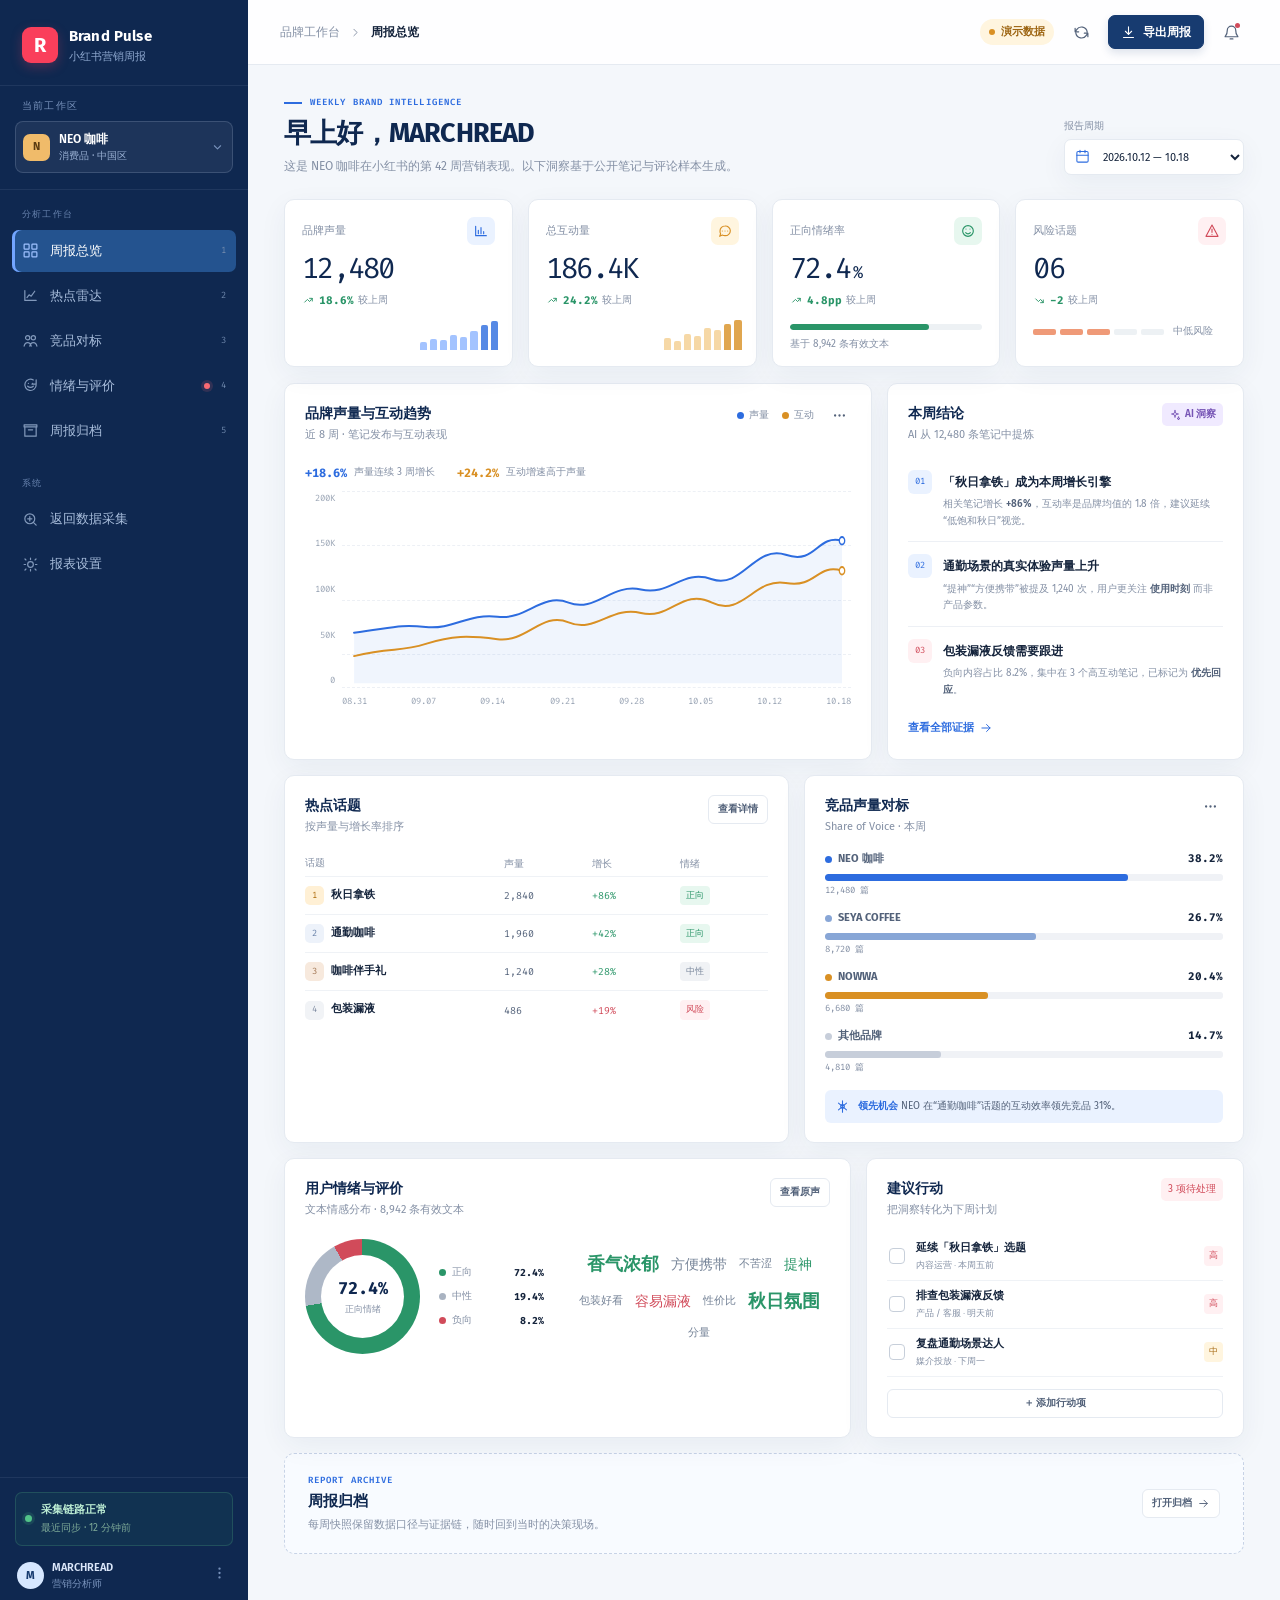
<file: platforms/xiaohongshu/web/brand-report/demo.html>
<!doctype html>
<html lang="zh-CN">
<head>
  <meta charset="utf-8">
  <meta name="viewport" content="width=device-width, initial-scale=1">
  <meta name="theme-color" content="#173b70">
  <meta name="description" content="小红书品牌营销可视化周报门户">
  <title>Brand Pulse · 小红书品牌周报</title>
  <link rel="stylesheet" href="style.css?v=1.0.0">
  <script src="app.js?v=1.0.0" defer></script>
</head>
<body>
  <a class="skip-link" href="#main-content">跳到主要内容</a>
  <div class="app-shell">
    <aside class="sidebar" aria-label="品牌周报导航">
      <div class="sidebar-brand">
        <div class="brand-mark" aria-hidden="true">R</div>
        <div>
          <strong>Brand Pulse</strong>
          <span>小红书营销周报</span>
        </div>
      </div>
      <div class="workspace-switcher">
        <span class="switcher-label">当前工作区</span>
        <button class="workspace-button" id="workspace-button" type="button" aria-haspopup="listbox">
          <span class="workspace-avatar">N</span>
          <span><b>NEO 咖啡</b><small>消费品 · 中国区</small></span>
          <svg viewBox="0 0 24 24" aria-hidden="true"><path d="m7 10 5 5 5-5"/></svg>
        </button>
      </div>
      <nav class="side-nav" aria-label="报告模块">
        <p class="nav-heading">分析工作台</p>
        <a class="nav-item is-active" href="#overview" data-section="overview"><svg viewBox="0 0 24 24" aria-hidden="true"><rect x="3" y="3" width="7" height="7" rx="1"/><rect x="14" y="3" width="7" height="7" rx="1"/><rect x="3" y="14" width="7" height="7" rx="1"/><rect x="14" y="14" width="7" height="7" rx="1"/></svg><span>周报总览</span><kbd>1</kbd></a>
        <a class="nav-item" href="#topics" data-section="topics"><svg viewBox="0 0 24 24" aria-hidden="true"><path d="M4 19V5M4 19h16"/><path d="m7 15 3-4 3 2 5-7"/></svg><span>热点雷达</span><kbd>2</kbd></a>
        <a class="nav-item" href="#competitors" data-section="competitors"><svg viewBox="0 0 24 24" aria-hidden="true"><circle cx="8" cy="8" r="3"/><circle cx="16" cy="8" r="3"/><path d="M3 20c.7-3.3 2.3-5 5-5s4.3 1.7 5 5M11 20c.6-3.3 2.3-5 5-5 2.7 0 4.3 1.7 5 5"/></svg><span>竞品对标</span><kbd>3</kbd></a>
        <a class="nav-item" href="#sentiment" data-section="sentiment"><svg viewBox="0 0 24 24" aria-hidden="true"><path d="M20 11a8 8 0 1 1-4-6.9"/><path d="M20 4v6h-6M8 13c1.1 1.1 2.5 1.7 4 1.7s2.9-.6 4-1.7M9 9h.01M15 9h.01"/></svg><span>情绪与评价</span><span class="nav-dot" aria-label="有新风险提示"></span><kbd>4</kbd></a>
        <a class="nav-item" href="#archive" data-section="archive"><svg viewBox="0 0 24 24" aria-hidden="true"><path d="M4 7h16v13H4zM3 4h18v3H3zM9 11h6"/></svg><span>周报归档</span><kbd>5</kbd></a>
        <p class="nav-heading nav-heading-spaced">系统</p>
        <a class="nav-item" href="/" data-section="collector"><svg viewBox="0 0 24 24" aria-hidden="true"><circle cx="11" cy="11" r="7"/><path d="m20 20-4-4M11 8v6M8 11h6"/></svg><span>返回数据采集</span></a>
        <a class="nav-item" href="#settings" data-section="settings"><svg viewBox="0 0 24 24" aria-hidden="true"><path d="M12 3v2M12 19v2M4.2 4.2l1.4 1.4M18.4 18.4l1.4 1.4M3 12h2M19 12h2M4.2 19.8l1.4-1.4M18.4 5.6l1.4-1.4"/><circle cx="12" cy="12" r="4"/></svg><span>报表设置</span></a>
      </nav>
      <div class="sidebar-footer">
        <div class="collection-health"><span class="pulse-dot"></span><span><b>采集链路正常</b><small>最近同步 · 12 分钟前</small></span></div>
        <div class="profile-row"><div class="profile-avatar">M</div><span><b>MARCHREAD</b><small>营销分析师</small></span><button type="button" aria-label="打开个人菜单"><svg viewBox="0 0 24 24" aria-hidden="true"><circle cx="12" cy="5" r="1"/><circle cx="12" cy="12" r="1"/><circle cx="12" cy="19" r="1"/></svg></button></div>
      </div>
    </aside>

    <main class="main-content" id="main-content">
      <header class="topbar">
        <div class="breadcrumbs"><span>品牌工作台</span><svg viewBox="0 0 24 24" aria-hidden="true"><path d="m9 18 6-6-6-6"/></svg><strong>周报总览</strong></div>
        <div class="topbar-actions">
          <span class="demo-badge"><span></span>演示数据</span>
          <button class="icon-button" type="button" id="refresh-button" title="刷新数据" aria-label="刷新数据"><svg viewBox="0 0 24 24" aria-hidden="true"><path d="M20 11a8.1 8.1 0 0 0-14.8-3L3 11m0-5v5h5M4 13a8.1 8.1 0 0 0 14.8 3L21 13m0 5v-5h-5"/></svg></button>
          <button class="export-button" type="button" id="export-button"><svg viewBox="0 0 24 24" aria-hidden="true"><path d="M12 3v12M7 10l5 5 5-5M4 20h16"/></svg>导出周报</button>
          <button class="icon-button notification-button" type="button" title="查看通知" aria-label="查看通知"><svg viewBox="0 0 24 24" aria-hidden="true"><path d="M18 9a6 6 0 0 0-12 0c0 7-3 7-3 9h18c0-2-3-2-3-9M10 21h4"/></svg><span></span></button>
        </div>
      </header>

      <div class="content-wrap">
        <section class="page-heading" id="overview">
          <div>
            <div class="eyebrow"><span class="eyebrow-line"></span>WEEKLY BRAND INTELLIGENCE</div>
            <h1>早上好，MARCHREAD</h1>
            <p>这是 NEO 咖啡在小红书的第 42 周营销表现。以下洞察基于公开笔记与评论样本生成。</p>
          </div>
          <div class="date-control">
            <label for="week-select">报告周期</label>
            <div class="select-wrap"><svg viewBox="0 0 24 24" aria-hidden="true"><rect x="3" y="4" width="18" height="17" rx="2"/><path d="M16 2v4M8 2v4M3 10h18"/></svg><select id="week-select"><option value="42">2026.10.12 — 10.18</option><option value="41">2026.10.05 — 10.11</option><option value="40">2026.09.28 — 10.04</option></select></div>
          </div>
        </section>

        <section class="kpi-grid" aria-label="核心指标">
          <article class="kpi-card"><div class="kpi-card-top"><span class="kpi-label">品牌声量</span><span class="kpi-icon kpi-icon-blue"><svg viewBox="0 0 24 24" aria-hidden="true"><path d="M4 19V5M4 19h16M8 16v-5M12 16V7M16 16v-3"/></svg></span></div><div class="kpi-value" data-count="12480">12,480</div><div class="kpi-trend trend-up"><svg viewBox="0 0 24 24" aria-hidden="true"><path d="m5 15 5-5 4 4 5-6"/><path d="M14 8h5v5"/></svg><strong>18.6%</strong><span>较上周</span></div><div class="sparkline sparkline-blue"><span style="height:24%"></span><span style="height:35%"></span><span style="height:30%"></span><span style="height:45%"></span><span style="height:40%"></span><span style="height:59%"></span><span style="height:76%"></span><span style="height:88%"></span></div></article>
          <article class="kpi-card"><div class="kpi-card-top"><span class="kpi-label">总互动量</span><span class="kpi-icon kpi-icon-amber"><svg viewBox="0 0 24 24" aria-hidden="true"><path d="M20 11.5a7.5 7.5 0 0 1-8 7.5 8.6 8.6 0 0 1-4-.9L4 20l1.4-3.8A7.3 7.3 0 0 1 4.5 12 7.5 7.5 0 0 1 12 4.5a7.5 7.5 0 0 1 8 7Z"/><path d="M8 12h.01M12 12h.01M16 12h.01"/></svg></span></div><div class="kpi-value" data-count="186400">186.4K</div><div class="kpi-trend trend-up"><svg viewBox="0 0 24 24" aria-hidden="true"><path d="m5 15 5-5 4 4 5-6"/><path d="M14 8h5v5"/></svg><strong>24.2%</strong><span>较上周</span></div><div class="sparkline sparkline-amber"><span style="height:36%"></span><span style="height:28%"></span><span style="height:50%"></span><span style="height:44%"></span><span style="height:66%"></span><span style="height:61%"></span><span style="height:79%"></span><span style="height:92%"></span></div></article>
          <article class="kpi-card"><div class="kpi-card-top"><span class="kpi-label">正向情绪率</span><span class="kpi-icon kpi-icon-green"><svg viewBox="0 0 24 24" aria-hidden="true"><circle cx="12" cy="12" r="8"/><path d="M8.5 14.5c1 1.2 2.2 1.8 3.5 1.8s2.5-.6 3.5-1.8M9 9h.01M15 9h.01"/></svg></span></div><div class="kpi-value">72.4<span class="kpi-unit">%</span></div><div class="kpi-trend trend-up"><svg viewBox="0 0 24 24" aria-hidden="true"><path d="m5 15 5-5 4 4 5-6"/><path d="M14 8h5v5"/></svg><strong>4.8pp</strong><span>较上周</span></div><div class="kpi-progress"><span style="width:72.4%"></span></div><small class="kpi-footnote">基于 8,942 条有效文本</small></article>
          <article class="kpi-card"><div class="kpi-card-top"><span class="kpi-label">风险话题</span><span class="kpi-icon kpi-icon-red"><svg viewBox="0 0 24 24" aria-hidden="true"><path d="m12 3 9 17H3L12 3Z"/><path d="M12 9v5M12 17h.01"/></svg></span></div><div class="kpi-value">06</div><div class="kpi-trend trend-down"><svg viewBox="0 0 24 24" aria-hidden="true"><path d="m5 9 5 5 4-4 5 6"/><path d="M14 16h5v-5"/></svg><strong>-2</strong><span>较上周</span></div><div class="risk-level"><span class="risk-bar is-filled"></span><span class="risk-bar is-filled"></span><span class="risk-bar is-filled"></span><span class="risk-bar"></span><span class="risk-bar"></span><em>中低风险</em></div></article>
        </section>

        <section class="dashboard-grid main-grid">
          <article class="panel trend-panel" id="topics">
            <div class="panel-header"><div><h2>品牌声量与互动趋势</h2><p>近 8 周 · 笔记发布与互动表现</p></div><div class="legend"><span><i class="legend-dot blue"></i>声量</span><span><i class="legend-dot amber"></i>互动</span><button class="more-button" type="button" aria-label="更多趋势设置"><svg viewBox="0 0 24 24" aria-hidden="true"><circle cx="5" cy="12" r="1"/><circle cx="12" cy="12" r="1"/><circle cx="19" cy="12" r="1"/></svg></button></div></div>
            <div class="chart-summary"><strong>+18.6%</strong><span>声量连续 3 周增长</span><b>+24.2%</b><span>互动增速高于声量</span></div>
            <div class="trend-chart" role="img" aria-label="近八周品牌声量和互动量趋势图"><div class="y-axis"><span>200K</span><span>150K</span><span>100K</span><span>50K</span><span>0</span></div><div class="chart-area"><div class="grid-line line-1"></div><div class="grid-line line-2"></div><div class="grid-line line-3"></div><div class="grid-line line-4"></div><div class="grid-line line-5"></div><svg class="trend-svg" viewBox="0 0 760 210" preserveAspectRatio="none" aria-hidden="true"><path class="area-fill" d="M18 151 C75 146 84 142 125 145 S189 130 232 134 S298 108 338 119 S402 98 446 105 S507 83 552 94 S616 57 662 68 S708 46 746 53 L746 205 L18 205Z"/><path class="line-blue" d="M18 151 C75 146 84 142 125 145 S189 130 232 134 S298 108 338 119 S402 98 446 105 S507 83 552 94 S616 57 662 68 S708 46 746 53"/><path class="line-amber" d="M18 176 C74 166 86 172 125 163 S188 154 232 158 S298 128 338 140 S402 122 446 130 S507 103 552 119 S616 92 662 98 S708 77 746 85"/><circle cx="746" cy="53" r="4" class="point-blue"/><circle cx="746" cy="85" r="4" class="point-amber"/></svg><div class="x-axis"><span>08.31</span><span>09.07</span><span>09.14</span><span>09.21</span><span>09.28</span><span>10.05</span><span>10.12</span><span>10.18</span></div></div></div>
          </article>
          <article class="panel insight-panel"><div class="panel-header"><div><h2>本周结论</h2><p>AI 从 12,480 条笔记中提炼</p></div><span class="ai-badge"><svg viewBox="0 0 24 24" aria-hidden="true"><path d="m12 3 1.5 5.5L19 10l-5.5 1.5L12 17l-1.5-5.5L5 10l5.5-1.5L12 3Z"/><path d="m19 16 .7 2.3L22 19l-2.3.7L19 22l-.7-2.3L16 19l2.3-.7L19 16Z"/></svg>AI 洞察</span></div><div class="insight-list"><div class="insight-item"><span class="insight-index">01</span><div><strong>「秋日拿铁」成为本周增长引擎</strong><p>相关笔记增长 <b>+86%</b>，互动率是品牌均值的 1.8 倍，建议延续“低饱和秋日”视觉。</p></div></div><div class="insight-item"><span class="insight-index">02</span><div><strong>通勤场景的真实体验声量上升</strong><p>“提神”“方便携带”被提及 1,240 次，用户更关注 <b>使用时刻</b> 而非产品参数。</p></div></div><div class="insight-item"><span class="insight-index risk">03</span><div><strong>包装漏液反馈需要跟进</strong><p>负向内容占比 8.2%，集中在 3 个高互动笔记，已标记为 <b>优先回应</b>。</p></div></div></div><button class="text-button" type="button" data-scroll="#sentiment">查看全部证据 <svg viewBox="0 0 24 24" aria-hidden="true"><path d="M5 12h14M13 6l6 6-6 6"/></svg></button></article>
        </section>

        <section class="dashboard-grid secondary-grid">
          <article class="panel topics-panel"><div class="panel-header"><div><h2>热点话题</h2><p>按声量与增长率排序</p></div><button class="outline-button" type="button" data-scroll="#topics">查看详情</button></div><div class="topic-table"><div class="topic-row topic-head"><span>话题</span><span>声量</span><span>增长</span><span>情绪</span></div><div class="topic-row"><span><i class="rank rank-1">1</i><b>秋日拿铁</b></span><span>2,840</span><span class="positive">+86%</span><span><i class="sentiment-pill positive-pill">正向</i></span></div><div class="topic-row"><span><i class="rank rank-2">2</i><b>通勤咖啡</b></span><span>1,960</span><span class="positive">+42%</span><span><i class="sentiment-pill positive-pill">正向</i></span></div><div class="topic-row"><span><i class="rank rank-3">3</i><b>咖啡伴手礼</b></span><span>1,240</span><span class="positive">+28%</span><span><i class="sentiment-pill neutral-pill">中性</i></span></div><div class="topic-row"><span><i class="rank">4</i><b>包装漏液</b></span><span>486</span><span class="negative">+19%</span><span><i class="sentiment-pill negative-pill">风险</i></span></div></div></article>
          <article class="panel competitors-panel" id="competitors"><div class="panel-header"><div><h2>竞品声量对标</h2><p>Share of Voice · 本周</p></div><button class="more-button" type="button" aria-label="更多竞品设置"><svg viewBox="0 0 24 24" aria-hidden="true"><circle cx="5" cy="12" r="1"/><circle cx="12" cy="12" r="1"/><circle cx="19" cy="12" r="1"/></svg></button></div><div class="competitor-list"><div class="competitor-item"><div class="competitor-label"><span class="competitor-dot neo"></span><b>NEO 咖啡</b><strong>38.2%</strong></div><div class="bar-track"><span class="bar-fill neo" style="width:76%"></span></div><small>12,480 篇</small></div><div class="competitor-item"><div class="competitor-label"><span class="competitor-dot seya"></span><b>SEYA COFFEE</b><strong>26.7%</strong></div><div class="bar-track"><span class="bar-fill seya" style="width:53%"></span></div><small>8,720 篇</small></div><div class="competitor-item"><div class="competitor-label"><span class="competitor-dot now"></span><b>NOWWA</b><strong>20.4%</strong></div><div class="bar-track"><span class="bar-fill now" style="width:41%"></span></div><small>6,680 篇</small></div><div class="competitor-item"><div class="competitor-label"><span class="competitor-dot other"></span><b>其他品牌</b><strong>14.7%</strong></div><div class="bar-track"><span class="bar-fill other" style="width:29%"></span></div><small>4,810 篇</small></div></div><div class="competitor-callout"><svg viewBox="0 0 24 24" aria-hidden="true"><path d="M12 3v18M5.6 6.6l12.8 10.8M18.4 6.6 5.6 17.4"/><circle cx="12" cy="12" r="3"/></svg><span><b>领先机会</b> NEO 在“通勤咖啡”话题的互动效率领先竞品 31%。</span></div></article>
        </section>

        <section class="dashboard-grid bottom-grid" id="sentiment">
          <article class="panel sentiment-panel"><div class="panel-header"><div><h2>用户情绪与评价</h2><p>文本情感分布 · 8,942 条有效文本</p></div><button class="outline-button" type="button" data-scroll="#sentiment">查看原声</button></div><div class="sentiment-content"><div class="donut-wrap"><div class="donut"><span><b>72.4%</b><small>正向情绪</small></span></div><div class="donut-legend"><span><i class="legend-dot green"></i>正向 <b>72.4%</b></span><span><i class="legend-dot gray"></i>中性 <b>19.4%</b></span><span><i class="legend-dot red"></i>负向 <b>8.2%</b></span></div></div><div class="keyword-cloud"><span class="keyword large positive-text">香气浓郁</span><span class="keyword medium">方便携带</span><span class="keyword small">不苦涩</span><span class="keyword medium positive-text">提神</span><span class="keyword small">包装好看</span><span class="keyword medium negative-text">容易漏液</span><span class="keyword small">性价比</span><span class="keyword large positive-text">秋日氛围</span><span class="keyword small">分量</span></div></div></article>
          <article class="panel action-panel"><div class="panel-header"><div><h2>建议行动</h2><p>把洞察转化为下周计划</p></div><span class="action-count">3 项待处理</span></div><ul class="action-list"><li><span class="action-check"><input type="checkbox" aria-label="完成延续秋日拿铁选题"><i></i></span><span><b>延续「秋日拿铁」选题</b><small>内容运营 · 本周五前</small></span><em class="priority-high">高</em></li><li><span class="action-check"><input type="checkbox" aria-label="完成排查包装漏液反馈"><i></i></span><span><b>排查包装漏液反馈</b><small>产品 / 客服 · 明天前</small></span><em class="priority-high">高</em></li><li><span class="action-check"><input type="checkbox" aria-label="完成复盘通勤场景达人"><i></i></span><span><b>复盘通勤场景达人</b><small>媒介投放 · 下周一</small></span><em class="priority-normal">中</em></li></ul><button class="outline-button full-width" type="button" id="add-action">＋ 添加行动项</button></article>
        </section>

        <section class="archive-strip" id="archive"><div><span class="eyebrow">REPORT ARCHIVE</span><h2>周报归档</h2><p>每周快照保留数据口径与证据链，随时回到当时的决策现场。</p></div><button class="outline-button" type="button" id="archive-button">打开归档 <svg viewBox="0 0 24 24" aria-hidden="true"><path d="M5 12h14M13 6l6 6-6 6"/></svg></button></section>
      </div>
    </main>
  </div>
  <div class="toast" id="toast" role="status" aria-live="polite"></div>
</body>
</html>
</file>
<file: platforms/xiaohongshu/web/brand-report/style.css>
@import url('https://fonts.googleapis.com/css2?family=Fira+Sans:wght@400;500;600;700&family=Fira+Code:wght@500;600&display=swap');

:root {
  --navy: #173b70;
  --navy-deep: #0f2850;
  --blue: #2d6cdf;
  --blue-soft: #eaf2ff;
  --amber: #d99024;
  --amber-soft: #fff5df;
  --green: #2a9568;
  --green-soft: #e7f7ef;
  --red: #d14b5a;
  --red-soft: #fff0f2;
  --ink: #15243c;
  --ink-soft: #53627a;
  --muted: #8490a5;
  --canvas: #f4f7fb;
  --surface: #fff;
  --border: #e5eaf1;
  --shadow: 0 8px 28px rgba(25, 48, 86, .055);
  font-family: "Fira Sans", "PingFang SC", "Microsoft YaHei", sans-serif;
  color: var(--ink);
  font-size: 15px;
  line-height: 1.5;
}

* { box-sizing: border-box; }
html { scroll-behavior: smooth; }
body { margin: 0; background: var(--canvas); color: var(--ink); }
button, input, select { font: inherit; }
button, select, input[type="checkbox"] { cursor: pointer; }
button:focus-visible, a:focus-visible, select:focus-visible, input:focus-visible { outline: 3px solid rgba(45, 108, 223, .28); outline-offset: 2px; }
a { color: inherit; text-decoration: none; }
svg { width: 18px; height: 18px; fill: none; stroke: currentColor; stroke-width: 1.7; stroke-linecap: round; stroke-linejoin: round; }
h1, h2, p { margin: 0; }
.skip-link { position: fixed; z-index: 10; top: 8px; left: 8px; padding: 8px 12px; border-radius: 6px; background: var(--navy-deep); color: white; transform: translateY(-140%); transition: transform .2s ease; }
.skip-link:focus { transform: translateY(0); }
.app-shell { min-height: 100vh; display: flex; }

/* Sidebar */
.sidebar { width: 248px; flex: 0 0 248px; display: flex; flex-direction: column; background: var(--navy-deep); color: #dbe7fa; min-height: 100vh; }
.sidebar-brand { display: flex; align-items: center; gap: 11px; padding: 25px 22px 20px; }
.brand-mark { width: 36px; height: 36px; display: grid; place-items: center; border-radius: 9px; background: #fa3f5b; color: white; font-size: 20px; font-weight: 700; box-shadow: 0 4px 12px rgba(250, 63, 91, .25); }
.sidebar-brand strong { display: block; color: white; font-size: 15px; letter-spacing: .01em; }
.sidebar-brand span { display: block; margin-top: 1px; color: #8ea8cf; font-size: 11px; }
.workspace-switcher { padding: 13px 15px 16px; border-top: 1px solid rgba(219, 231, 250, .08); border-bottom: 1px solid rgba(219, 231, 250, .08); }
.switcher-label { display: block; margin: 0 7px 7px; color: #7892bb; font-size: 10px; letter-spacing: .12em; text-transform: uppercase; }
.workspace-button { width: 100%; display: flex; align-items: center; gap: 9px; padding: 8px 7px; border: 1px solid rgba(219, 231, 250, .16); border-radius: 8px; background: rgba(255, 255, 255, .06); color: white; text-align: left; }
.workspace-button:hover { background: rgba(255,255,255,.1); }
.workspace-button > svg { width: 15px; margin-left: auto; color: #7892bb; }
.workspace-avatar, .profile-avatar { display: grid; place-items: center; flex: 0 0 auto; border-radius: 7px; background: #f0bb6a; color: #5a3b12; font-weight: 700; }
.workspace-avatar { width: 27px; height: 27px; font-size: 11px; }
.workspace-button b, .workspace-button small { display: block; }
.workspace-button b { font-size: 12px; font-weight: 600; }
.workspace-button small { margin-top: 1px; color: #9bb2d5; font-size: 10px; }
.side-nav { padding: 18px 12px; flex: 1; }
.nav-heading { padding: 0 10px 8px; color: #6782ad; font-family: "Fira Code", monospace; font-size: 9px; letter-spacing: .13em; text-transform: uppercase; }
.nav-heading-spaced { margin-top: 25px; }
.nav-item { min-height: 42px; display: flex; align-items: center; gap: 11px; padding: 0 10px; border-radius: 7px; color: #a9bedc; font-size: 13px; transition: color .2s ease, background .2s ease; }
.nav-item + .nav-item { margin-top: 3px; }
.nav-item svg { width: 17px; height: 17px; color: #8299bb; }
.nav-item:hover { background: rgba(255,255,255,.07); color: white; }
.nav-item.is-active { background: #24538f; color: white; box-shadow: inset 3px 0 #73a5ff; }
.nav-item.is-active svg { color: #9fc2ff; }
.nav-item kbd { margin-left: auto; color: #6f88ac; font-family: "Fira Code", monospace; font-size: 9px; }
.nav-dot { width: 6px; height: 6px; margin-left: auto; border-radius: 50%; background: #fa6a73; box-shadow: 0 0 0 3px rgba(250, 106, 115, .14); }
.nav-item .nav-dot + kbd { margin-left: 0; }
.sidebar-footer { padding: 14px 15px 16px; border-top: 1px solid rgba(219, 231, 250, .08); }
.collection-health { display: flex; align-items: center; gap: 9px; padding: 9px; border: 1px solid rgba(90, 181, 133, .22); border-radius: 7px; background: rgba(42, 149, 104, .1); }
.pulse-dot { width: 7px; height: 7px; flex: 0 0 auto; border-radius: 50%; background: #52c389; box-shadow: 0 0 0 3px rgba(82, 195, 137, .14); }
.collection-health b, .collection-health small { display: block; }
.collection-health b { color: #bdeed4; font-size: 11px; font-weight: 600; }
.collection-health small { margin-top: 2px; color: #7da997; font-size: 10px; }
.profile-row { display: flex; align-items: center; gap: 8px; margin-top: 14px; padding: 0 2px; }
.profile-avatar { width: 27px; height: 27px; border-radius: 50%; background: #d6e7ff; color: var(--navy); font-size: 11px; }
.profile-row b, .profile-row small { display: block; }
.profile-row b { color: #dbe7fa; font-size: 11px; font-weight: 600; }
.profile-row small { color: #7892bb; font-size: 10px; }
.profile-row button { margin-left: auto; padding: 4px; border: 0; background: transparent; color: #7892bb; }
.profile-row button svg { width: 15px; }

/* Main layout */
.main-content { min-width: 0; flex: 1; }
.topbar { height: 65px; display: flex; align-items: center; justify-content: space-between; gap: 16px; padding: 0 32px; border-bottom: 1px solid var(--border); background: rgba(255,255,255,.9); }
.breadcrumbs { display: flex; align-items: center; gap: 9px; color: var(--muted); font-size: 12px; }
.breadcrumbs svg { width: 13px; height: 13px; }
.breadcrumbs strong { color: var(--ink); font-weight: 600; }
.topbar-actions { display: flex; align-items: center; gap: 10px; }
.demo-badge { display: inline-flex; align-items: center; gap: 6px; padding: 5px 9px; border-radius: 999px; background: var(--amber-soft); color: #9d6512; font-size: 11px; font-weight: 600; }
.demo-badge span { width: 6px; height: 6px; border-radius: 50%; background: var(--amber); }
.icon-button, .more-button { display: grid; place-items: center; width: 34px; height: 34px; padding: 0; border: 1px solid transparent; border-radius: 7px; background: transparent; color: var(--ink-soft); }
.icon-button:hover, .more-button:hover { border-color: var(--border); background: var(--canvas); color: var(--blue); }
.icon-button svg, .more-button svg { width: 17px; height: 17px; }
.notification-button { position: relative; }
.notification-button span { position: absolute; top: 7px; right: 7px; width: 5px; height: 5px; border-radius: 50%; background: var(--red); }
.export-button { display: inline-flex; align-items: center; gap: 7px; min-height: 34px; padding: 0 12px; border: 1px solid var(--navy); border-radius: 7px; background: var(--navy); color: white; font-size: 12px; font-weight: 600; box-shadow: 0 4px 9px rgba(23, 59, 112, .14); }
.export-button:hover { background: var(--navy-deep); }
.export-button svg { width: 15px; height: 15px; }
.content-wrap { max-width: 1500px; margin: 0 auto; padding: 31px 36px 54px; }
.page-heading { display: flex; align-items: flex-end; justify-content: space-between; gap: 20px; margin-bottom: 24px; scroll-margin-top: 20px; }
.eyebrow { display: flex; align-items: center; gap: 8px; color: var(--blue); font-family: "Fira Code", monospace; font-size: 9px; letter-spacing: .12em; font-weight: 600; }
.eyebrow-line { width: 18px; height: 2px; background: var(--blue); }
.page-heading h1 { margin-top: 7px; color: var(--navy-deep); font-size: 27px; line-height: 1.25; letter-spacing: -.03em; }
.page-heading h1 span { font-size: 20px; vertical-align: 3px; }
.page-heading p { margin-top: 7px; color: var(--muted); font-size: 12px; }
.date-control label { display: block; margin-bottom: 5px; color: var(--muted); font-size: 10px; }
.select-wrap { position: relative; }
.select-wrap > svg { position: absolute; z-index: 1; top: 10px; left: 11px; width: 15px; height: 15px; color: var(--blue); pointer-events: none; }
.select-wrap select { min-width: 180px; height: 36px; padding: 0 28px 0 34px; border: 1px solid var(--border); border-radius: 7px; outline: 0; background: var(--surface); color: var(--ink); font-size: 11px; box-shadow: var(--shadow); }
.select-wrap select:hover { border-color: #b8c8e2; }

/* Cards and panels */
.kpi-grid { display: grid; grid-template-columns: repeat(4, minmax(0, 1fr)); gap: 15px; margin-bottom: 16px; }
.kpi-card, .panel { border: 1px solid var(--border); border-radius: 10px; background: var(--surface); box-shadow: var(--shadow); }
.kpi-card { position: relative; min-height: 150px; overflow: hidden; padding: 17px 17px 14px; }
.kpi-card-top, .panel-header, .legend, .competitor-label, .chart-summary, .action-list li { display: flex; align-items: center; }
.kpi-card-top { justify-content: space-between; }
.kpi-label, .panel-header p { color: var(--muted); font-size: 11px; }
.kpi-icon { display: grid; place-items: center; width: 28px; height: 28px; border-radius: 7px; }
.kpi-icon svg { width: 16px; height: 16px; }
.kpi-icon-blue { background: var(--blue-soft); color: var(--blue); }
.kpi-icon-amber { background: var(--amber-soft); color: var(--amber); }
.kpi-icon-green { background: var(--green-soft); color: var(--green); }
.kpi-icon-red { background: var(--red-soft); color: var(--red); }
.kpi-value { margin-top: 8px; color: var(--navy-deep); font-family: "Fira Code", monospace; font-size: 29px; line-height: 1.05; letter-spacing: -.06em; }
.kpi-unit { margin-left: 2px; font-size: 17px; letter-spacing: 0; }
.kpi-trend { display: flex; align-items: center; gap: 4px; margin-top: 9px; font-size: 10px; }
.kpi-trend svg { width: 13px; height: 13px; }
.kpi-trend strong { font-family: "Fira Code", monospace; font-size: 11px; }
.kpi-trend span { color: var(--muted); }
.trend-up { color: var(--green); }.trend-down { color: var(--green); }
.sparkline { position: absolute; right: 14px; bottom: 16px; display: flex; align-items: end; gap: 3px; width: 78px; height: 33px; opacity: .8; }
.sparkline span { flex: 1; min-height: 4px; border-radius: 2px 2px 0 0; }
.sparkline-blue span { background: #8db5ff; }.sparkline-blue span:nth-last-child(-n+2) { background: var(--blue); }.sparkline-amber span { background: #f5cf90; }.sparkline-amber span:nth-last-child(-n+2) { background: var(--amber); }
.kpi-progress { height: 6px; margin-top: 15px; overflow: hidden; border-radius: 999px; background: #edf1f4; }
.kpi-progress span { display: block; height: 100%; border-radius: inherit; background: var(--green); }
.kpi-footnote { display: block; margin-top: 7px; color: var(--muted); font-size: 10px; }
.risk-level { display: flex; align-items: center; gap: 4px; margin-top: 15px; }
.risk-bar { width: 23px; height: 6px; border-radius: 2px; background: #edf1f4; }.risk-bar.is-filled { background: #ef9a78; }.risk-level em { margin-left: 5px; color: var(--muted); font-size: 10px; font-style: normal; }
.dashboard-grid { display: grid; grid-template-columns: minmax(0, 1.65fr) minmax(315px, 1fr); gap: 15px; margin-bottom: 15px; }
.secondary-grid { grid-template-columns: minmax(0, 1.15fr) minmax(0, 1fr); }
.bottom-grid { grid-template-columns: minmax(0, 1.5fr) minmax(320px, 1fr); }
.panel { min-width: 0; padding: 19px 20px; scroll-margin-top: 20px; }
.panel-header { align-items: flex-start; justify-content: space-between; gap: 14px; }
.panel-header h2 { color: var(--navy-deep); font-size: 14px; font-weight: 650; }
.panel-header p { margin-top: 3px; }
.legend { gap: 13px; color: var(--muted); font-size: 10px; }.legend span { display: inline-flex; align-items: center; gap: 5px; }.legend-dot { display: inline-block; width: 7px; height: 7px; border-radius: 50%; }.legend-dot.blue { background: var(--blue); }.legend-dot.amber { background: var(--amber); }.legend-dot.green { background: var(--green); }.legend-dot.gray { background: #a9b3c1; }.legend-dot.red { background: var(--red); }
.more-button { width: 24px; height: 24px; }.more-button svg { width: 15px; height: 15px; }
.chart-summary { gap: 7px; margin-top: 20px; color: var(--muted); font-size: 10px; }.chart-summary strong { color: var(--blue); font-family: "Fira Code", monospace; font-size: 12px; }.chart-summary b { margin-left: 15px; color: var(--amber); font-family: "Fira Code", monospace; font-size: 12px; }
.trend-chart { display: flex; height: 218px; margin-top: 9px; }.y-axis { display: flex; flex: 0 0 37px; flex-direction: column; justify-content: space-between; padding: 1px 7px 21px 0; color: #9aa5b5; font-family: "Fira Code", monospace; font-size: 9px; text-align: right; }.chart-area { position: relative; flex: 1; min-width: 0; padding-bottom: 21px; }.grid-line { position: absolute; right: 0; left: 0; border-top: 1px dashed #edf0f5; }.line-1 { top: 0; }.line-2 { top: 25%; }.line-3 { top: 50%; }.line-4 { top: 75%; }.line-5 { bottom: 21px; }.trend-svg { position: absolute; inset: 0 0 21px; width: 100%; height: calc(100% - 21px); overflow: visible; }.area-fill { fill: rgba(45, 108, 223, .07); stroke: none; }.line-blue, .line-amber { fill: none; stroke-width: 2; vector-effect: non-scaling-stroke; }.line-blue { stroke: var(--blue); }.line-amber { stroke: var(--amber); }.point-blue { fill: white; stroke: var(--blue); stroke-width: 2; }.point-amber { fill: white; stroke: var(--amber); stroke-width: 2; }.x-axis { position: absolute; right: 0; bottom: 0; left: 0; display: flex; justify-content: space-between; color: #9aa5b5; font-family: "Fira Code", monospace; font-size: 9px; }
.ai-badge { display: inline-flex; align-items: center; gap: 4px; padding: 4px 7px; border-radius: 5px; background: #f0eaff; color: #7654b5; font-size: 10px; font-weight: 600; }.ai-badge svg { width: 12px; height: 12px; }
.insight-list { margin-top: 14px; }.insight-item { display: flex; gap: 11px; padding: 12px 0; border-bottom: 1px solid #edf0f5; }.insight-item:last-child { border-bottom: 0; }.insight-index { display: grid; place-items: center; width: 24px; height: 24px; flex: 0 0 auto; border-radius: 6px; background: var(--blue-soft); color: var(--blue); font-family: "Fira Code", monospace; font-size: 9px; }.insight-index.risk { background: var(--red-soft); color: var(--red); }.insight-item strong { color: var(--ink); font-size: 12px; font-weight: 650; }.insight-item p { margin-top: 4px; color: var(--muted); font-size: 10px; line-height: 1.65; }.insight-item p b { color: var(--ink-soft); font-weight: 600; }.text-button { display: inline-flex; align-items: center; gap: 5px; margin-top: 7px; padding: 3px 0; border: 0; background: transparent; color: var(--blue); font-size: 11px; font-weight: 600; }.text-button svg { width: 14px; height: 14px; }
.outline-button { display: inline-flex; align-items: center; gap: 5px; min-height: 29px; padding: 0 9px; border: 1px solid var(--border); border-radius: 6px; background: white; color: var(--ink-soft); font-size: 10px; font-weight: 600; }.outline-button:hover { border-color: #b6c9e7; color: var(--blue); background: var(--blue-soft); }.outline-button svg { width: 13px; height: 13px; }.full-width { width: 100%; justify-content: center; }
.topic-table { margin-top: 15px; }.topic-row { display: grid; grid-template-columns: 1.7fr .75fr .75fr .75fr; align-items: center; min-height: 38px; border-bottom: 1px solid #eff2f6; color: var(--ink-soft); font-size: 11px; }.topic-row:last-child { border-bottom: 0; }.topic-row > span:not(:first-child) { font-family: "Fira Code", monospace; font-size: 10px; }.topic-head { min-height: 27px; color: var(--muted); font-family: "Fira Sans", sans-serif !important; font-size: 10px !important; }.topic-row b { margin-left: 7px; color: var(--ink); font-weight: 600; }.rank { display: inline-grid; place-items: center; width: 19px; height: 19px; border-radius: 5px; background: #f1f3f6; color: var(--muted); font-family: "Fira Code", monospace; font-size: 9px; font-style: normal; }.rank-1 { background: #fff0d5; color: #b4771c; }.rank-2 { background: #edf2fa; color: #6881a8; }.rank-3 { background: #f7e9dd; color: #a17552; }.positive { color: var(--green) !important; }.negative { color: var(--red) !important; }.sentiment-pill { display: inline-block; padding: 3px 6px; border-radius: 4px; font-size: 9px; font-style: normal; }.positive-pill { background: var(--green-soft); color: var(--green); }.neutral-pill { background: #f0f2f5; color: #78869b; }.negative-pill { background: var(--red-soft); color: var(--red); }
.competitor-list { margin-top: 16px; }.competitor-item + .competitor-item { margin-top: 13px; }.competitor-label { gap: 6px; color: var(--ink-soft); font-size: 11px; }.competitor-label strong { margin-left: auto; color: var(--ink); font-family: "Fira Code", monospace; font-size: 11px; }.competitor-dot { width: 7px; height: 7px; border-radius: 50%; }.competitor-dot.neo { background: var(--blue); }.competitor-dot.seya { background: #88a6d6; }.competitor-dot.now { background: var(--amber); }.competitor-dot.other { background: #c7ceda; }.bar-track { height: 7px; margin-top: 6px; overflow: hidden; border-radius: 3px; background: #f0f2f6; }.bar-fill { display: block; height: 100%; border-radius: inherit; }.bar-fill.neo { background: var(--blue); }.bar-fill.seya { background: #88a6d6; }.bar-fill.now { background: var(--amber); }.bar-fill.other { background: #c7ceda; }.competitor-item small { display: block; margin-top: 3px; color: var(--muted); font-family: "Fira Code", monospace; font-size: 9px; }.competitor-callout { display: flex; align-items: flex-start; gap: 8px; margin-top: 16px; padding: 9px 10px; border-radius: 6px; background: var(--blue-soft); color: var(--ink-soft); font-size: 10px; line-height: 1.5; }.competitor-callout svg { flex: 0 0 auto; width: 15px; height: 15px; color: var(--blue); }.competitor-callout b { color: var(--blue); }
.sentiment-content { display: flex; align-items: center; gap: 34px; margin-top: 20px; }.donut-wrap { display: flex; align-items: center; gap: 19px; }.donut { position: relative; width: 115px; height: 115px; display: grid; place-items: center; flex: 0 0 auto; border-radius: 50%; background: conic-gradient(var(--green) 0 72.4%, #aeb8c7 72.4% 91.8%, var(--red) 91.8% 100%); }.donut::before { content: ""; position: absolute; width: 83px; height: 83px; border-radius: 50%; background: white; }.donut span { position: relative; z-index: 1; text-align: center; }.donut b, .donut small { display: block; }.donut b { color: var(--navy-deep); font-family: "Fira Code", monospace; font-size: 17px; }.donut small { margin-top: 2px; color: var(--muted); font-size: 9px; }.donut-legend { display: grid; gap: 9px; min-width: 105px; color: var(--muted); font-size: 10px; }.donut-legend span { display: flex; align-items: center; gap: 6px; }.donut-legend b { margin-left: auto; color: var(--ink); font-family: "Fira Code", monospace; font-size: 10px; }.keyword-cloud { display: flex; flex-wrap: wrap; align-items: center; justify-content: center; gap: 10px 12px; padding-right: 10px; }.keyword { display: inline-block; color: #758397; font-size: 11px; }.keyword.medium { font-size: 14px; }.keyword.large { font-size: 18px; font-weight: 600; }.positive-text { color: var(--green); }.negative-text { color: var(--red); }
.action-count { padding: 4px 7px; border-radius: 5px; background: var(--red-soft); color: var(--red); font-size: 10px; }.action-list { display: grid; gap: 0; margin: 14px 0 12px; padding: 0; list-style: none; }.action-list li { gap: 9px; min-height: 48px; border-bottom: 1px solid #eff2f6; }.action-check { position: relative; display: grid; place-items: center; width: 20px; height: 20px; flex: 0 0 auto; }.action-check input { position: absolute; inset: 0; z-index: 1; margin: 0; opacity: 0; }.action-check i { width: 16px; height: 16px; border: 1px solid #c7cfda; border-radius: 4px; background: white; }.action-check input:checked + i { border-color: var(--green); background: var(--green); }.action-check input:checked + i::after { content: "✓"; display: block; color: white; font-size: 11px; line-height: 14px; text-align: center; }.action-list li > span:nth-child(2) { min-width: 0; }.action-list b, .action-list small { display: block; }.action-list b { color: var(--ink); font-size: 11px; font-weight: 600; }.action-list small { margin-top: 2px; color: var(--muted); font-size: 9px; }.action-list em { margin-left: auto; padding: 3px 5px; border-radius: 4px; font-size: 9px; font-style: normal; }.priority-high { background: var(--red-soft); color: var(--red); }.priority-normal { background: var(--amber-soft); color: #a86d18; }
.archive-strip { display: flex; align-items: center; justify-content: space-between; gap: 20px; margin-top: 15px; padding: 20px 23px; border: 1px dashed #c7d3e6; border-radius: 10px; background: #f8fbff; scroll-margin-top: 20px; }.archive-strip h2 { margin-top: 3px; color: var(--navy-deep); font-size: 15px; }.archive-strip p { margin-top: 4px; color: var(--muted); font-size: 11px; }
.toast { position: fixed; right: 25px; bottom: 24px; z-index: 20; max-width: 320px; padding: 10px 13px; border: 1px solid #b9cce9; border-radius: 7px; background: var(--navy-deep); color: white; box-shadow: 0 8px 24px rgba(15,40,80,.2); font-size: 11px; opacity: 0; pointer-events: none; transform: translateY(10px); transition: opacity .2s ease, transform .2s ease; }.toast.is-visible { opacity: 1; transform: translateY(0); }

@media (max-width: 1180px) { .content-wrap { padding-right: 24px; padding-left: 24px; }.sidebar { width: 220px; flex-basis: 220px; }.bottom-grid { grid-template-columns: 1fr; }.sentiment-content { justify-content: space-around; } }
@media (max-width: 920px) { .sidebar { width: 68px; flex-basis: 68px; }.sidebar-brand { justify-content: center; padding: 18px 10px; }.sidebar-brand > div:last-child, .workspace-switcher, .nav-heading, .nav-item span, .nav-item kbd, .sidebar-footer { display: none; }.side-nav { padding: 18px 10px; }.nav-item { justify-content: center; padding: 0; }.nav-item.is-active { box-shadow: inset 3px 0 #73a5ff; }.nav-item .nav-dot { display: block; position: absolute; margin: -22px 0 0 24px; }.nav-item { position: relative; }.dashboard-grid, .secondary-grid { grid-template-columns: 1fr; }.trend-panel { min-height: 360px; } }
@media (max-width: 700px) { .topbar { height: 58px; padding: 0 15px; }.breadcrumbs span, .breadcrumbs svg { display: none; }.topbar-actions { gap: 4px; }.demo-badge { display: none; }.export-button { padding: 0 9px; font-size: 11px; }.content-wrap { padding: 24px 15px 38px; }.page-heading { align-items: flex-start; flex-direction: column; gap: 15px; }.page-heading h1 { font-size: 23px; }.date-control, .select-wrap, .select-wrap select { width: 100%; }.kpi-grid { grid-template-columns: repeat(2, minmax(0, 1fr)); gap: 10px; }.kpi-card { min-height: 143px; padding: 14px; }.kpi-value { font-size: 25px; }.sparkline { right: 12px; bottom: 14px; width: 63px; }.dashboard-grid { gap: 10px; margin-bottom: 10px; }.panel { padding: 16px 14px; }.chart-summary { flex-wrap: wrap; }.chart-summary b { margin-left: 5px; }.trend-chart { height: 195px; }.legend { gap: 6px; }.legend span { display: none; }.topic-row { grid-template-columns: 1.45fr .7fr .7fr .7fr; }.sentiment-content { align-items: flex-start; flex-direction: column; gap: 19px; }.donut-wrap { width: 100%; justify-content: center; }.keyword-cloud { padding: 0 7px; }.archive-strip { align-items: flex-start; flex-direction: column; padding: 17px; } }
@media (max-width: 390px) { .sidebar { display: none; }.topbar { padding: 0 12px; }.content-wrap { padding-right: 12px; padding-left: 12px; }.kpi-card { min-height: 134px; padding: 12px; }.kpi-label { font-size: 10px; }.kpi-value { font-size: 22px; }.risk-bar { width: 18px; }.risk-level em { margin-left: 1px; font-size: 9px; }.panel-header h2 { font-size: 13px; }.x-axis { font-size: 8px; }.y-axis { flex-basis: 32px; font-size: 8px; } }
@media (prefers-reduced-motion: reduce) { html { scroll-behavior: auto; } *, *::before, *::after { animation-duration: .01ms !important; animation-iteration-count: 1 !important; transition-duration: .01ms !important; } }
</file>
